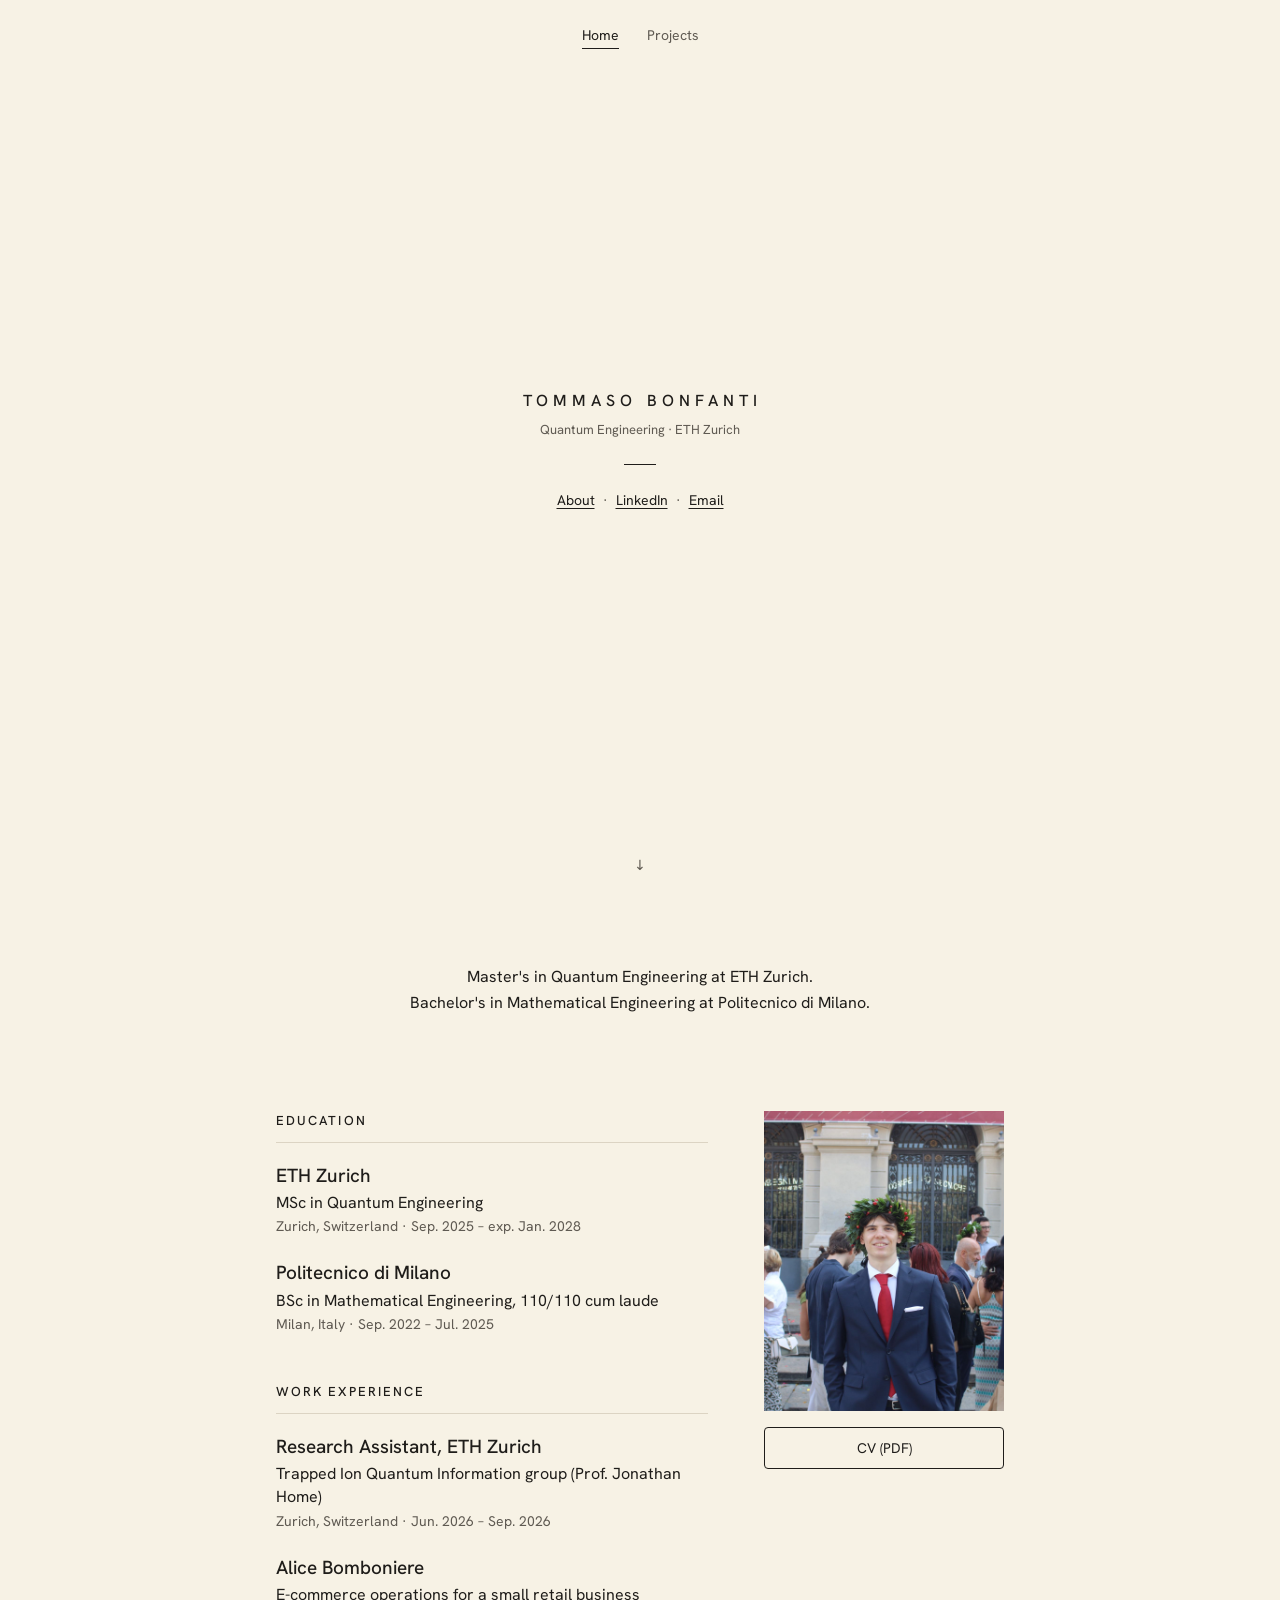
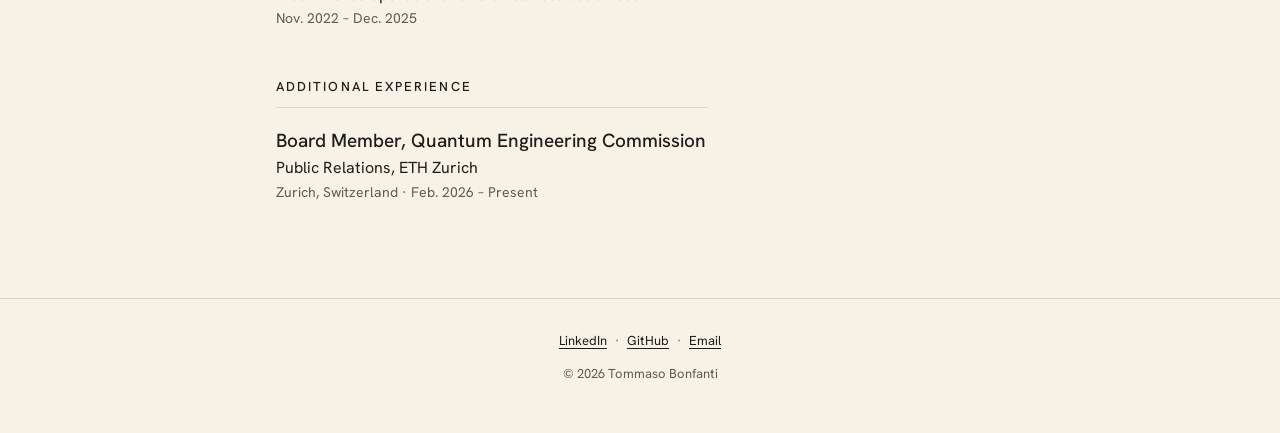
<file: index.html>
<!doctype html>
<html lang="en">
<head>
  <meta charset="utf-8">
  <meta name="viewport" content="width=device-width, initial-scale=1">
  <title>Tommaso Bonfanti · Quantum Engineering, ETH Zurich</title>
  <meta name="description" content="Tommaso Bonfanti, quantum engineering student at ETH Zurich.">

  <!-- Link previews (LinkedIn, WhatsApp). TODO: if your GitHub username or domain changes, update the URLs below. -->
  <meta property="og:type" content="website">
  <meta property="og:title" content="Tommaso Bonfanti">
  <meta property="og:description" content="Quantum engineering student at ETH Zurich.">
  <meta property="og:url" content="https://tommasobonfanti.github.io/">
  <meta property="og:image" content="https://tommasobonfanti.github.io/assets/photo.jpg">

  <link rel="canonical" href="https://tommasobonfanti.github.io/">
  <!-- Tells search engines who this page is about -->
  <script type="application/ld+json">
  {
    "@context": "https://schema.org",
    "@type": "Person",
    "name": "Tommaso Bonfanti",
    "url": "https://tommasobonfanti.github.io/",
    "image": "https://tommasobonfanti.github.io/assets/photo.jpg",
    "jobTitle": "Master's student in Quantum Engineering",
    "affiliation": { "@type": "CollegeOrUniversity", "name": "ETH Zurich" },
    "alumniOf": { "@type": "CollegeOrUniversity", "name": "Politecnico di Milano" },
    "sameAs": [
      "https://linkedin.com/in/tommaso-bonfanti-7701b7268",
      "https://github.com/tommasobonfanti"
    ]
  }
  </script>

  <link rel="icon" href="assets/favicon.svg" type="image/svg+xml">
  <link rel="preconnect" href="https://fonts.googleapis.com">
  <link rel="preconnect" href="https://fonts.gstatic.com" crossorigin>
  <link rel="stylesheet" href="https://fonts.googleapis.com/css2?family=Hanken+Grotesk:wght@400;500&display=swap">
  <link rel="stylesheet" href="style.css">
</head>
<body>

  <!-- Tabs -->
  <nav class="tabs" aria-label="Pages">
    <a href="index.html" aria-current="page">Home</a>
    <a href="projects.html">Projects</a>
  </nav>

  <!-- Card screen -->
  <header class="card">
    <h1 class="name">Tommaso Bonfanti</h1>
    <p class="role">Quantum Engineering · ETH Zurich</p>
    <hr class="rule">
    <nav aria-label="Main">
      <ul class="links">
        <li><a href="#bio">About</a></li>
        <li><a href="https://linkedin.com/in/tommaso-bonfanti-7701b7268" target="_blank" rel="noopener">LinkedIn</a></li>
        <li><a href="mailto:tbonfanti@ethz.ch">Email</a></li>
      </ul>
    </nav>
    <a class="scroll-hint" href="#bio" aria-label="Scroll to about">↓</a>
  </header>

  <main>
    <!-- Bio -->
    <section class="bio" id="bio" aria-label="About">
      <p>Master's in Quantum Engineering at ETH Zurich.<br>
        Bachelor's in Mathematical Engineering at Politecnico di Milano.</p>
    </section>

    <!-- Timeline + photo -->
    <div class="about">
      <div class="photo">
        <img src="assets/photo.jpg" alt="Tommaso Bonfanti wearing a laurel wreath and a navy suit at his graduation from Politecnico di Milano" width="1920" height="1280">
        <a class="button" href="assets/cv.pdf">CV (PDF)</a>
      </div>

      <div>
        <!-- Each entry: title (place or role), detail line, then muted place · dates -->
        <section class="timeline" aria-labelledby="education">
          <h2 id="education">Education</h2>
          <ol>
            <li>
              <h3>ETH Zurich</h3>
              <p>MSc in Quantum Engineering</p>
              <p class="meta">Zurich, Switzerland · Sep. 2025 – exp. Jan. 2028</p>
            </li>
            <li>
              <h3>Politecnico di Milano</h3>
              <p>BSc in Mathematical Engineering, 110/110 cum laude</p>
              <p class="meta">Milan, Italy · Sep. 2022 – Jul. 2025</p>
            </li>
          </ol>
        </section>

        <section class="timeline" aria-labelledby="work">
          <h2 id="work">Work experience</h2>
          <ol>
            <li>
              <h3>Research Assistant, ETH Zurich</h3>
              <p>Trapped Ion Quantum Information group (Prof. Jonathan Home)</p>
              <p class="meta">Zurich, Switzerland · Jun. 2026 – Sep. 2026</p>
            </li>
            <li>
              <h3>Alice Bomboniere</h3>
              <p>E-commerce operations for a small retail business</p>
              <p class="meta">Nov. 2022 – Dec. 2025</p>
            </li>
          </ol>
        </section>

        <section class="timeline" aria-labelledby="additional">
          <h2 id="additional">Additional experience</h2>
          <ol>
            <li>
              <h3>Board Member, Quantum Engineering Commission</h3>
              <p>Public Relations, ETH Zurich</p>
              <p class="meta">Zurich, Switzerland · Feb. 2026 – Present</p>
            </li>
          </ol>
        </section>
      </div>
    </div>
  </main>

  <!-- Footer -->
  <footer class="site-footer">
    <ul class="links">
      <li><a href="https://linkedin.com/in/tommaso-bonfanti-7701b7268" target="_blank" rel="noopener">LinkedIn</a></li>
      <li><a href="https://github.com/tommasobonfanti" target="_blank" rel="noopener">GitHub</a></li>
      <li><a href="mailto:tbonfanti@ethz.ch">Email</a></li>
    </ul>
    <p class="copy">© 2026 Tommaso Bonfanti</p>
  </footer>

</body>
</html>
</file>
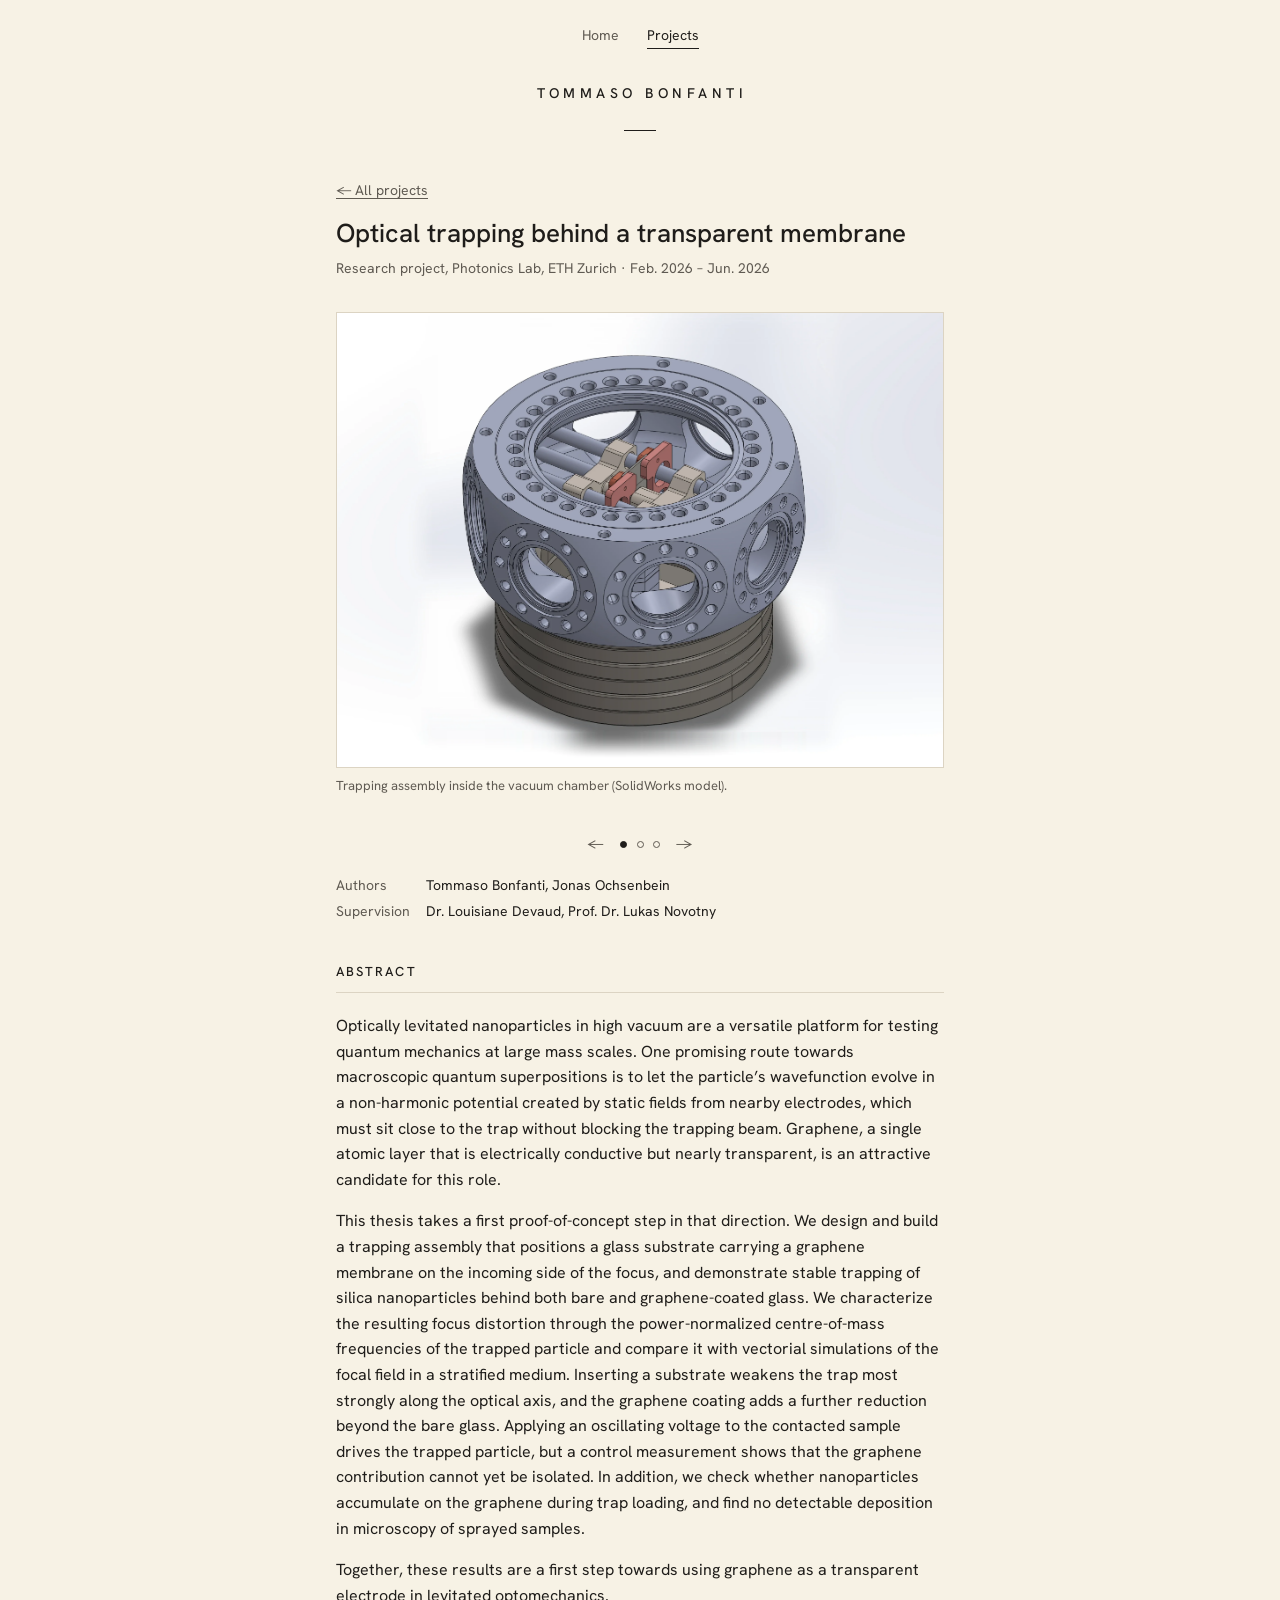
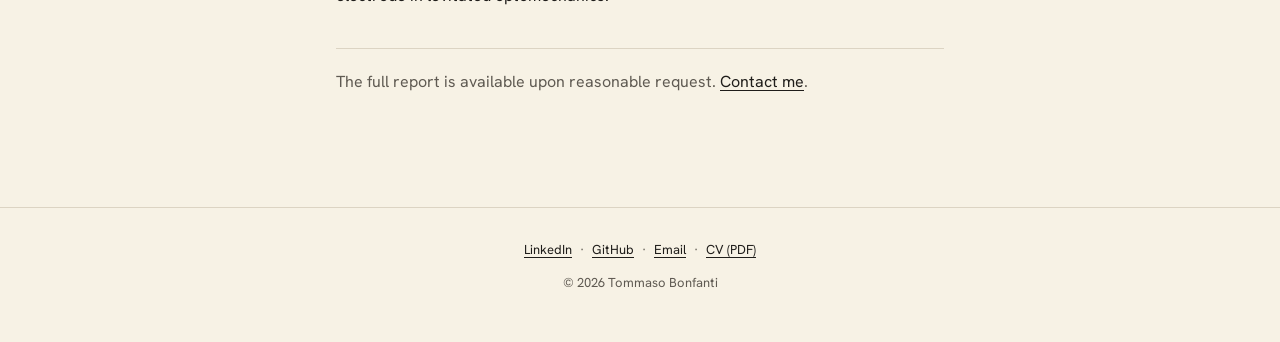
<file: project-membrane.html>
<!doctype html>
<html lang="en">
<head>
  <meta charset="utf-8">
  <meta name="viewport" content="width=device-width, initial-scale=1">
  <title>Optical trapping behind a membrane · Tommaso Bonfanti</title>
  <meta name="description" content="Research project at the Photonics Lab, ETH Zurich: optical trapping behind a transparent membrane.">

  <!-- Link previews (LinkedIn, WhatsApp) -->
  <meta property="og:type" content="article">
  <meta property="og:title" content="Optical trapping behind a transparent membrane">
  <meta property="og:description" content="Research project at the Photonics Lab, ETH Zurich.">
  <meta property="og:url" content="https://tommasobonfanti.github.io/project-membrane.html">
  <meta property="og:image" content="https://tommasobonfanti.github.io/assets/projects/membrane/chamber-preview.jpg">

  <link rel="canonical" href="https://tommasobonfanti.github.io/project-membrane.html">
  <link rel="icon" href="assets/favicon.svg" type="image/svg+xml">
  <link rel="preconnect" href="https://fonts.googleapis.com">
  <link rel="preconnect" href="https://fonts.gstatic.com" crossorigin>
  <link rel="stylesheet" href="https://fonts.googleapis.com/css2?family=Hanken+Grotesk:wght@400;500&display=swap">
  <link rel="stylesheet" href="style.css">
</head>
<body>

  <!-- Tabs -->
  <nav class="tabs" aria-label="Pages">
    <a href="index.html">Home</a>
    <a href="projects.html" aria-current="page">Projects</a>
  </nav>

  <!-- Header: name links back home -->
  <header class="page-header">
    <a href="index.html"><span class="name">Tommaso Bonfanti</span></a>
    <hr class="rule">
  </header>

  <main class="project-page">
    <p class="back"><a href="projects.html">← All projects</a></p>

    <h1>Optical trapping behind a transparent membrane</h1>
    <p class="meta">Research project, Photonics Lab, ETH Zurich · Feb. 2026 – Jun. 2026</p>

    <!-- Picture slider. One <figure class="slide"> per picture (files in assets/projects/membrane/);
         the caption is optional. -->
    <div class="slider project-figure" aria-roledescription="carousel" aria-label="Project pictures">
      <div class="slides">
        <figure class="slide">
          <img src="assets/projects/membrane/chamber.webp" alt="CAD render of the vacuum chamber with the trapping assembly visible through the top viewport" width="2749" height="2062">
          <figcaption>Trapping assembly inside the vacuum chamber (SolidWorks model).</figcaption>
        </figure>
        <figure class="slide">
          <img src="assets/projects/membrane/cross-section.webp" alt="Cross-section of the chamber: the trapping beam, drawn as a green arrow, passes through the sample holder and the focusing optics" width="2080" height="1560">
          <figcaption>Cross-section of the assembly, with the trapping beam in green.</figcaption>
        </figure>
        <figure class="slide">
          <img src="assets/projects/membrane/focal-field.png" alt="Four simulated intensity maps of the focus: bright and tight without glass, dimmer and shifted along the optical axis with glass" width="748" height="561">
          <figcaption>Simulated focal intensity without (a, b) and with (c, d) a glass substrate in the beam, in the transverse and axial planes. The substrate weakens the focus and shifts it along the optical axis.</figcaption>
        </figure>
      </div>
    </div>

    <!-- Credits: add more names separated by commas -->
    <dl class="credits">
      <dt>Authors</dt>
      <dd>Tommaso Bonfanti, Jonas Ochsenbein</dd>
      <dt>Supervision</dt>
      <dd>Dr. Louisiane Devaud, Prof. Dr. Lukas Novotny</dd>
    </dl>

    <h2>Abstract</h2>
    <p>Optically levitated nanoparticles in high vacuum are a versatile platform for testing quantum mechanics at large mass scales. One promising route towards macroscopic quantum superpositions is to let the particle’s wavefunction evolve in a non-harmonic potential created by static fields from nearby electrodes, which must sit close to the trap without blocking the trapping beam. Graphene, a single atomic layer that is electrically conductive but nearly transparent, is an attractive candidate for this role.</p>
    <p>This thesis takes a first proof-of-concept step in that direction. We design and build a trapping assembly that positions a glass substrate carrying a graphene membrane on the incoming side of the focus, and demonstrate stable trapping of silica nanoparticles behind both bare and graphene-coated glass. We characterize the resulting focus distortion through the power-normalized centre-of-mass frequencies of the trapped particle and compare it with vectorial simulations of the focal field in a stratified medium. Inserting a substrate weakens the trap most strongly along the optical axis, and the graphene coating adds a further reduction beyond the bare glass. Applying an oscillating voltage to the contacted sample drives the trapped particle, but a control measurement shows that the graphene contribution cannot yet be isolated. In addition, we check whether nanoparticles accumulate on the graphene during trap loading, and find no detectable deposition in microscopy of sprayed samples.</p>
    <p>Together, these results are a first step towards using graphene as a transparent electrode in levitated optomechanics.</p>

    <p class="request">The full report is available upon reasonable request. <a href="mailto:tbonfanti@ethz.ch?subject=Report%20request%3A%20Optical%20trapping%20behind%20a%20transparent%20membrane">Contact me</a>.</p>
  </main>

  <!-- Footer -->
  <footer class="site-footer">
    <ul class="links">
      <li><a href="https://linkedin.com/in/tommaso-bonfanti-7701b7268" target="_blank" rel="noopener">LinkedIn</a></li>
      <li><a href="https://github.com/tommasobonfanti" target="_blank" rel="noopener">GitHub</a></li>
      <li><a href="mailto:tbonfanti@ethz.ch">Email</a></li>
      <li><a href="assets/cv.pdf">CV (PDF)</a></li>
    </ul>
    <p class="copy">© 2026 Tommaso Bonfanti</p>
  </footer>

  <script src="assets/slider.js"></script>
</body>
</html>
</file>
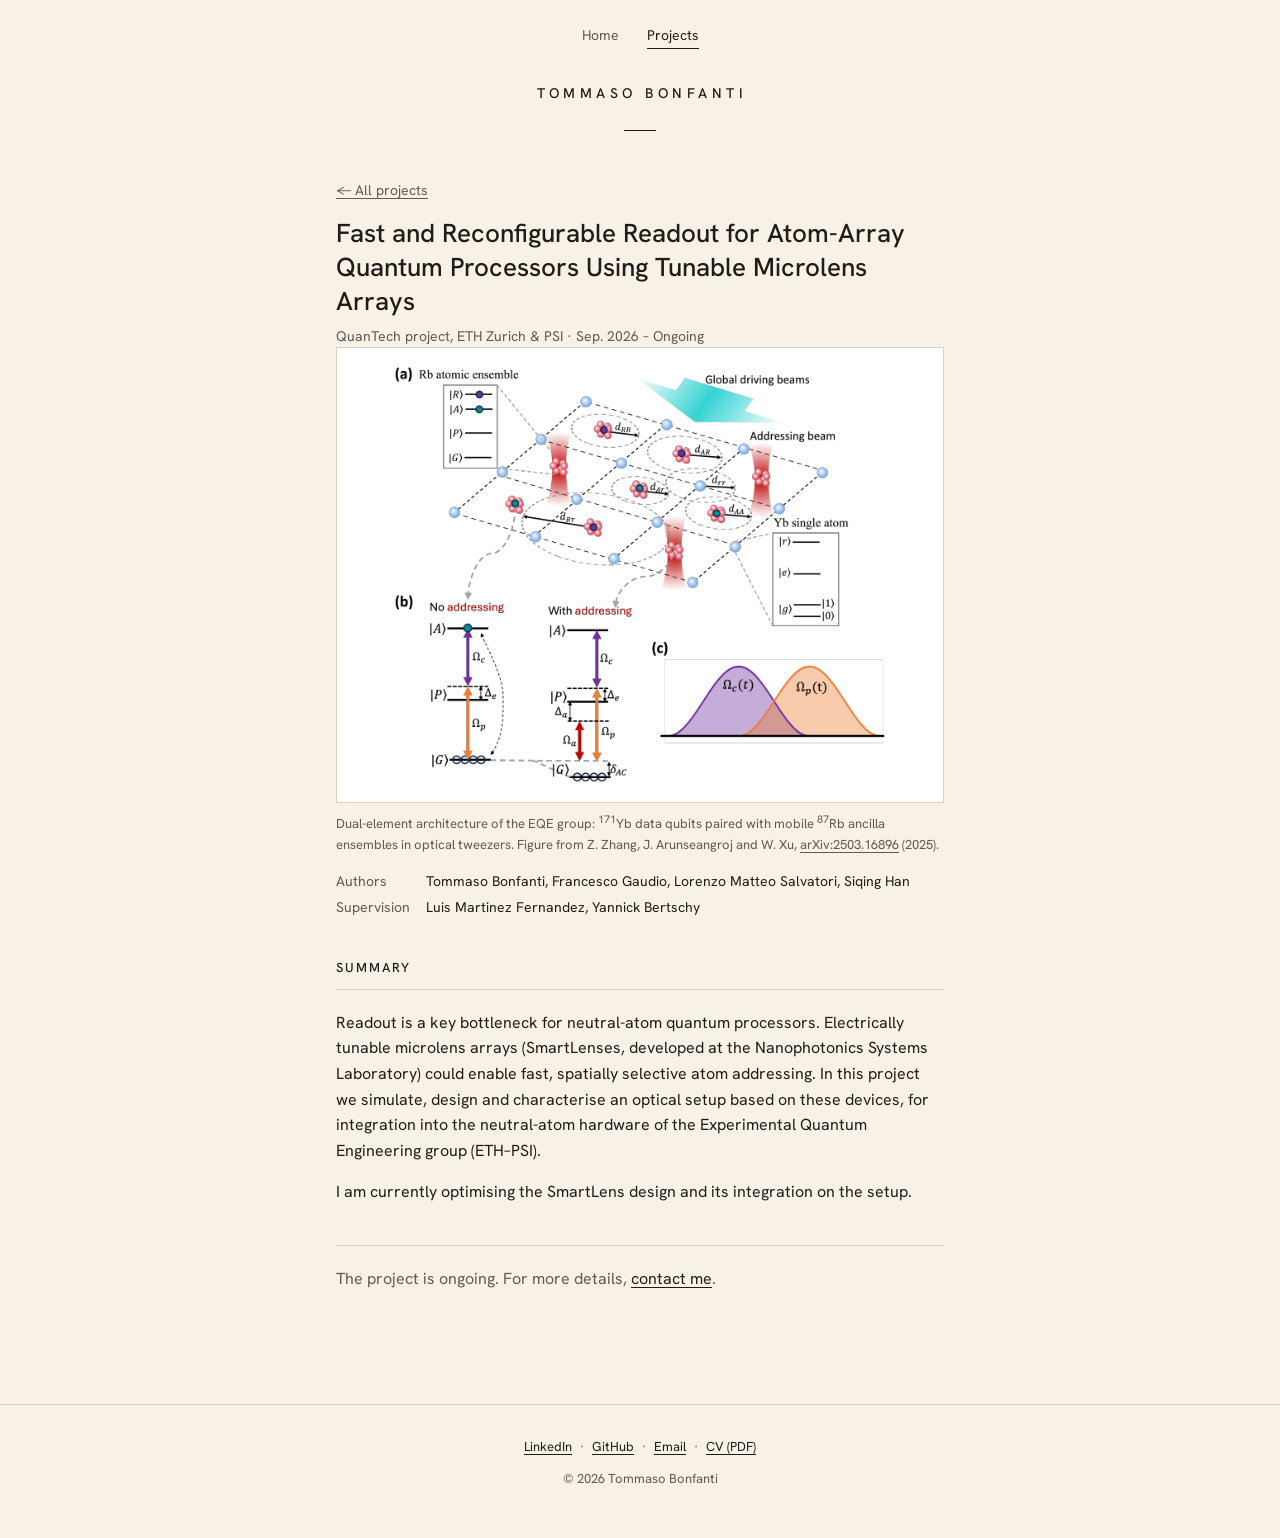
<file: project-microlens.html>
<!doctype html>
<html lang="en">
<head>
  <meta charset="utf-8">
  <meta name="viewport" content="width=device-width, initial-scale=1">
  <title>Reconfigurable readout with tunable microlens arrays · Tommaso Bonfanti</title>
  <meta name="description" content="QuanTech project at ETH Zurich and PSI: fast and reconfigurable readout for atom-array quantum processors using tunable microlens arrays.">

  <!-- Link previews (LinkedIn, WhatsApp) -->
  <meta property="og:type" content="article">
  <meta property="og:title" content="Fast and Reconfigurable Readout for Atom-Array Quantum Processors Using Tunable Microlens Arrays">
  <meta property="og:description" content="QuanTech project at ETH Zurich and PSI.">
  <meta property="og:url" content="https://tommasobonfanti.github.io/project-microlens.html">
  <meta property="og:image" content="https://tommasobonfanti.github.io/assets/photo.jpg">

  <link rel="canonical" href="https://tommasobonfanti.github.io/project-microlens.html">
  <link rel="icon" href="assets/favicon.svg" type="image/svg+xml">
  <link rel="preconnect" href="https://fonts.googleapis.com">
  <link rel="preconnect" href="https://fonts.gstatic.com" crossorigin>
  <link rel="stylesheet" href="https://fonts.googleapis.com/css2?family=Hanken+Grotesk:wght@400;500&display=swap">
  <link rel="stylesheet" href="style.css">
</head>
<body>

  <!-- Tabs -->
  <nav class="tabs" aria-label="Pages">
    <a href="index.html">Home</a>
    <a href="projects.html" aria-current="page">Projects</a>
  </nav>

  <!-- Header: name links back home -->
  <header class="page-header">
    <a href="index.html"><span class="name">Tommaso Bonfanti</span></a>
    <hr class="rule">
  </header>

  <main class="project-page">
    <p class="back"><a href="projects.html">← All projects</a></p>

    <h1>Fast and Reconfigurable Readout for Atom-Array Quantum Processors Using Tunable Microlens Arrays</h1>
    <p class="meta">QuanTech project, ETH Zurich &amp; PSI · Sep. 2026 – Ongoing</p>

    <figure class="project-figure slide">
      <img src="assets/projects/microlens/scheme.png" alt="Schematic: an array of rubidium atomic ensembles and ytterbium single atoms under global driving beams, with focused addressing beams on selected sites, plus level diagrams with and without addressing and two overlapping pulse envelopes" width="733" height="550">
      <figcaption>Dual-element architecture of the EQE group: <sup>171</sup>Yb data qubits paired with mobile <sup>87</sup>Rb ancilla ensembles in optical tweezers. Figure from Z. Zhang, J. Arunseangroj and W. Xu, <a href="https://arxiv.org/abs/2503.16896" target="_blank" rel="noopener">arXiv:2503.16896</a> (2025).</figcaption>
    </figure>

    <!-- Credits: add more names separated by commas -->
    <dl class="credits">
      <dt>Authors</dt>
      <dd>Tommaso Bonfanti, Francesco Gaudio, Lorenzo Matteo Salvatori, Siqing Han</dd>
      <dt>Supervision</dt>
      <dd>Luis Martinez Fernandez, Yannick Bertschy</dd>
    </dl>

    <h2>Summary</h2>
    <p>Readout is a key bottleneck for neutral-atom quantum processors. Electrically tunable microlens arrays (SmartLenses, developed at the Nanophotonics Systems Laboratory) could enable fast, spatially selective atom addressing. In this project we simulate, design and characterise an optical setup based on these devices, for integration into the neutral-atom hardware of the Experimental Quantum Engineering group (ETH–PSI).</p>
    <p>I am currently optimising the SmartLens design and its integration on the setup.</p>

    <p class="request">The project is ongoing. For more details, <a href="mailto:tbonfanti@ethz.ch?subject=QuanTech%20project%3A%20tunable%20microlens%20arrays">contact me</a>.</p>
  </main>

  <!-- Footer -->
  <footer class="site-footer">
    <ul class="links">
      <li><a href="https://linkedin.com/in/tommaso-bonfanti-7701b7268" target="_blank" rel="noopener">LinkedIn</a></li>
      <li><a href="https://github.com/tommasobonfanti" target="_blank" rel="noopener">GitHub</a></li>
      <li><a href="mailto:tbonfanti@ethz.ch">Email</a></li>
      <li><a href="assets/cv.pdf">CV (PDF)</a></li>
    </ul>
    <p class="copy">© 2026 Tommaso Bonfanti</p>
  </footer>

</body>
</html>
</file>
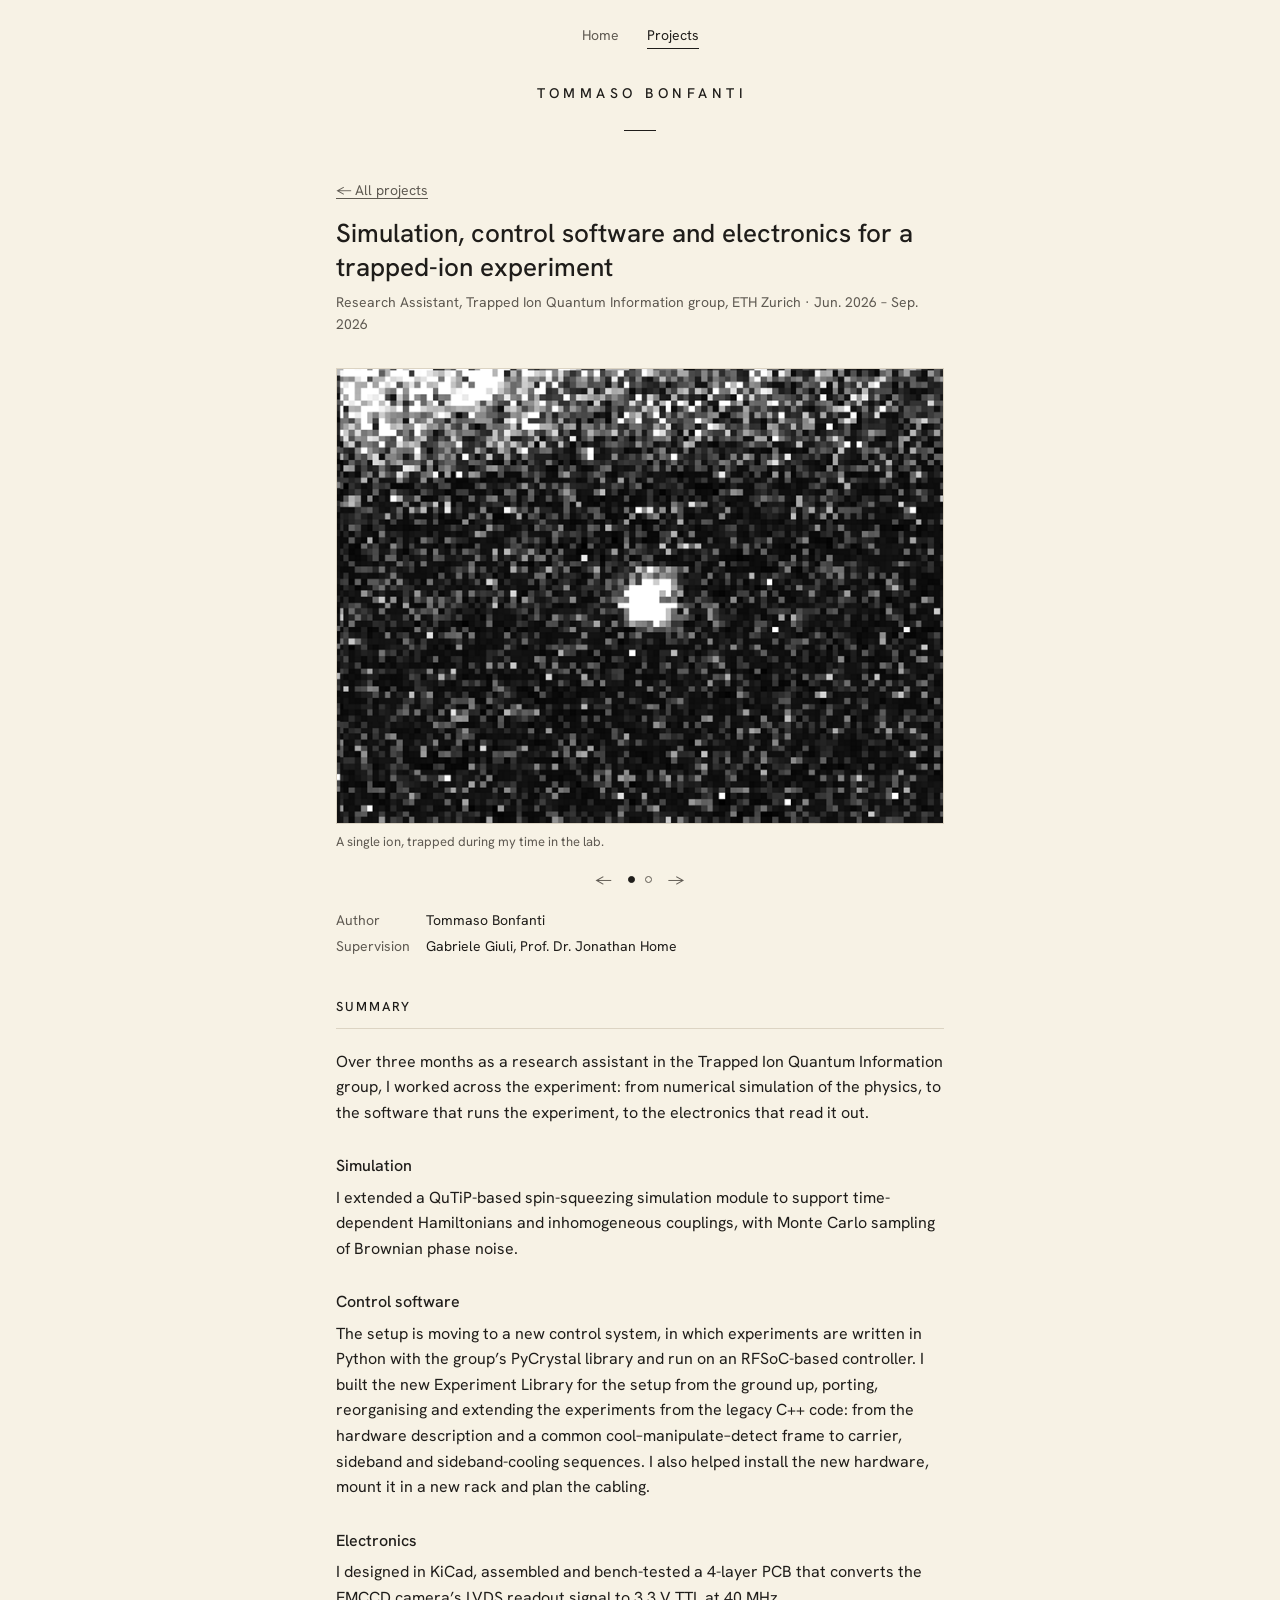
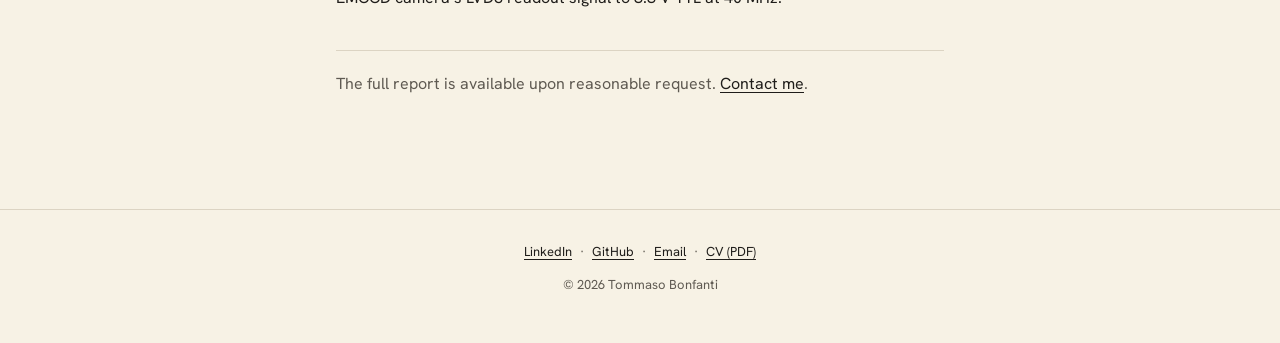
<file: project-trapped-ion.html>
<!doctype html>
<html lang="en">
<head>
  <meta charset="utf-8">
  <meta name="viewport" content="width=device-width, initial-scale=1">
  <title>Trapped-ion experiment · Tommaso Bonfanti</title>
  <meta name="description" content="Research assistantship in the Trapped Ion Quantum Information group, ETH Zurich: simulations, control software and readout electronics.">

  <!-- Link previews (LinkedIn, WhatsApp) -->
  <meta property="og:type" content="article">
  <meta property="og:title" content="Simulation, control software and electronics for a trapped-ion experiment">
  <meta property="og:description" content="Research assistantship in the Trapped Ion Quantum Information group, ETH Zurich.">
  <meta property="og:url" content="https://tommasobonfanti.github.io/project-trapped-ion.html">
  <meta property="og:image" content="https://tommasobonfanti.github.io/assets/projects/trapped-ion/pcb.jpg">

  <link rel="canonical" href="https://tommasobonfanti.github.io/project-trapped-ion.html">
  <link rel="icon" href="assets/favicon.svg" type="image/svg+xml">
  <link rel="preconnect" href="https://fonts.googleapis.com">
  <link rel="preconnect" href="https://fonts.gstatic.com" crossorigin>
  <link rel="stylesheet" href="https://fonts.googleapis.com/css2?family=Hanken+Grotesk:wght@400;500&display=swap">
  <link rel="stylesheet" href="style.css">
</head>
<body>

  <!-- Tabs -->
  <nav class="tabs" aria-label="Pages">
    <a href="index.html">Home</a>
    <a href="projects.html" aria-current="page">Projects</a>
  </nav>

  <!-- Header: name links back home -->
  <header class="page-header">
    <a href="index.html"><span class="name">Tommaso Bonfanti</span></a>
    <hr class="rule">
  </header>

  <main class="project-page">
    <p class="back"><a href="projects.html">← All projects</a></p>

    <h1>Simulation, control software and electronics for a trapped-ion experiment</h1>
    <p class="meta">Research Assistant, Trapped Ion Quantum Information group, ETH Zurich · Jun. 2026 – Sep. 2026</p>

    <!-- Picture slider. One <figure class="slide"> per picture (files in assets/projects/trapped-ion/);
         the caption is optional. -->
    <div class="slider project-figure" aria-roledescription="carousel" aria-label="Project pictures">
      <div class="slides">
        <figure class="slide">
          <img src="assets/projects/trapped-ion/ion.png" alt="Camera image: a single bright spot, the trapped ion, in the middle of a dark, noisy background" width="726" height="544">
          <figcaption>A single ion, trapped during my time in the lab.</figcaption>
        </figure>
        <figure class="slide">
          <img src="assets/projects/trapped-ion/pcb.jpg" alt="Small black circuit board with three gold SMA connectors and a power plug, labelled LVDS to 3.3 V TTL Converter v1.1" width="829" height="622">
          <figcaption>The LVDS to 3.3 V TTL converter board I designed and assembled.</figcaption>
        </figure>
      </div>
    </div>

    <!-- Credits: add more names separated by commas -->
    <dl class="credits">
      <dt>Author</dt>
      <dd>Tommaso Bonfanti</dd>
      <dt>Supervision</dt>
      <dd>Gabriele Giuli, Prof. Dr. Jonathan Home</dd>
    </dl>

    <h2>Summary</h2>
    <p>Over three months as a research assistant in the Trapped Ion Quantum Information group, I worked across the experiment: from numerical simulation of the physics, to the software that runs the experiment, to the electronics that read it out.</p>

    <h3>Simulation</h3>
    <p>I extended a QuTiP-based spin-squeezing simulation module to support time-dependent Hamiltonians and inhomogeneous couplings, with Monte Carlo sampling of Brownian phase noise.</p>

    <h3>Control software</h3>
    <p>The setup is moving to a new control system, in which experiments are written in Python with the group’s PyCrystal library and run on an RFSoC-based controller. I built the new Experiment Library for the setup from the ground up, porting, reorganising and extending the experiments from the legacy C++ code: from the hardware description and a common cool–manipulate–detect frame to carrier, sideband and sideband-cooling sequences. I also helped install the new hardware, mount it in a new rack and plan the cabling.</p>

    <h3>Electronics</h3>
    <p>I designed in KiCad, assembled and bench-tested a 4-layer PCB that converts the EMCCD camera’s LVDS readout signal to 3.3 V TTL at 40 MHz.</p>

    <p class="request">The full report is available upon reasonable request. <a href="mailto:tbonfanti@ethz.ch?subject=Report%20request%3A%20Trapped-ion%20research%20assistantship">Contact me</a>.</p>
  </main>

  <!-- Footer -->
  <footer class="site-footer">
    <ul class="links">
      <li><a href="https://linkedin.com/in/tommaso-bonfanti-7701b7268" target="_blank" rel="noopener">LinkedIn</a></li>
      <li><a href="https://github.com/tommasobonfanti" target="_blank" rel="noopener">GitHub</a></li>
      <li><a href="mailto:tbonfanti@ethz.ch">Email</a></li>
      <li><a href="assets/cv.pdf">CV (PDF)</a></li>
    </ul>
    <p class="copy">© 2026 Tommaso Bonfanti</p>
  </footer>

  <script src="assets/slider.js"></script>
</body>
</html>
</file>
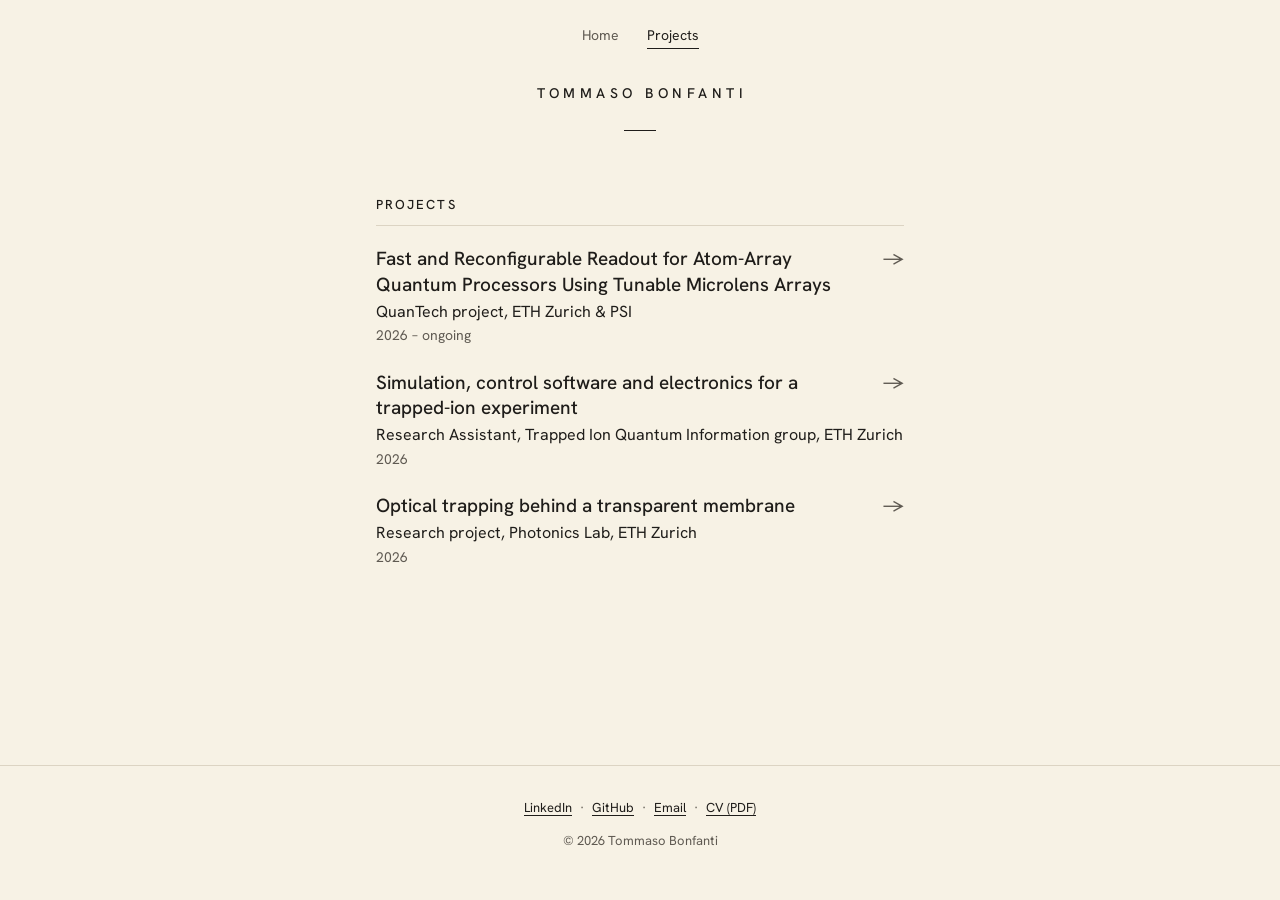
<file: projects.html>
<!doctype html>
<html lang="en">
<head>
  <meta charset="utf-8">
  <meta name="viewport" content="width=device-width, initial-scale=1">
  <title>Projects · Tommaso Bonfanti</title>
  <meta name="description" content="Projects by Tommaso Bonfanti, quantum engineering student at ETH Zurich.">

  <!-- Link previews (LinkedIn, WhatsApp). TODO: if your GitHub username or domain changes, update the URLs below. -->
  <meta property="og:type" content="website">
  <meta property="og:title" content="Projects · Tommaso Bonfanti">
  <meta property="og:description" content="Projects by Tommaso Bonfanti, quantum engineering student at ETH Zurich.">
  <meta property="og:url" content="https://tommasobonfanti.github.io/projects.html">
  <meta property="og:image" content="https://tommasobonfanti.github.io/assets/photo.jpg">

  <link rel="canonical" href="https://tommasobonfanti.github.io/projects.html">
  <link rel="icon" href="assets/favicon.svg" type="image/svg+xml">
  <link rel="preconnect" href="https://fonts.googleapis.com">
  <link rel="preconnect" href="https://fonts.gstatic.com" crossorigin>
  <link rel="stylesheet" href="https://fonts.googleapis.com/css2?family=Hanken+Grotesk:wght@400;500&display=swap">
  <link rel="stylesheet" href="style.css">
</head>
<body>

  <!-- Tabs -->
  <nav class="tabs" aria-label="Pages">
    <a href="index.html">Home</a>
    <a href="projects.html" aria-current="page">Projects</a>
  </nav>

  <!-- Header: name links back home -->
  <header class="page-header">
    <a href="index.html"><span class="name">Tommaso Bonfanti</span></a>
    <hr class="rule">
  </header>

  <main class="projects">
    <h1>Projects</h1>

    <!-- Copy one <li class="project"> per project, newest first.
         Each title links to its own page: copy project-membrane.html as a starting point. -->
    <ul class="project-list">
      <li class="project">
        <h2><a href="project-microlens.html">Fast and Reconfigurable Readout for Atom-Array Quantum Processors Using Tunable Microlens Arrays</a></h2>
        <p>QuanTech project, ETH Zurich &amp; PSI</p>
        <p class="meta">2026 – ongoing</p>
      </li>
      <li class="project">
        <h2><a href="project-trapped-ion.html">Simulation, control software and electronics for a trapped-ion experiment</a></h2>
        <p>Research Assistant, Trapped Ion Quantum Information group, ETH Zurich</p>
        <p class="meta">2026</p>
      </li>
      <li class="project">
        <h2><a href="project-membrane.html">Optical trapping behind a transparent membrane</a></h2>
        <p>Research project, Photonics Lab, ETH Zurich</p>
        <p class="meta">2026</p>
      </li>
    </ul>
  </main>

  <!-- Footer -->
  <footer class="site-footer">
    <ul class="links">
      <li><a href="https://linkedin.com/in/tommaso-bonfanti-7701b7268" target="_blank" rel="noopener">LinkedIn</a></li>
      <li><a href="https://github.com/tommasobonfanti" target="_blank" rel="noopener">GitHub</a></li>
      <li><a href="mailto:tbonfanti@ethz.ch">Email</a></li>
      <li><a href="assets/cv.pdf">CV (PDF)</a></li>
    </ul>
    <p class="copy">© 2026 Tommaso Bonfanti</p>
  </footer>

</body>
</html>
</file>
<file: style.css>
/* ===== Tokens ===== */
:root {
  --paper: #F7F2E5;
  --ink: #1F1D1A;
  --muted: #5F5A52;
  --hairline: #DCD4C3;
  --font: "Hanken Grotesk", system-ui, sans-serif;
}

/* ===== Base ===== */
* { box-sizing: border-box; }

html { -webkit-text-size-adjust: 100%; }
/* smooth scroll for the "About" link, unless the visitor prefers less motion */
@media (prefers-reduced-motion: no-preference) {
  html { scroll-behavior: smooth; }
}

body {
  margin: 0;
  background: var(--paper);
  color: var(--ink);
  font-family: var(--font);
  font-size: 16px;
  font-weight: 400;
  line-height: 1.6;
  /* keeps the footer at the bottom on short pages */
  display: flex;
  flex-direction: column;
  min-height: 100vh;
  min-height: 100svh;
}
main { flex: 1 0 auto; }

img { display: block; max-width: 100%; }

h2 {
  margin: 0 0 1rem;
  font-size: 0.8125rem;
  font-weight: 500;
  letter-spacing: 0.16em;
  text-transform: uppercase;
}

/* ===== Links ===== */
a {
  color: var(--ink);
  text-decoration: underline;
  text-decoration-thickness: 1px;
  text-underline-offset: 3px;
  transition: color 0.15s;
}
a:hover { color: var(--muted); }
a:focus-visible {
  outline: 1px solid var(--ink);
  outline-offset: 3px;
}

.muted { color: var(--muted); }

/* ===== Tabs (top of every page) ===== */
.tabs {
  position: absolute;
  top: 1.5rem;
  left: 0;
  right: 0;
  z-index: 1;
  display: flex;
  justify-content: center;
  gap: 1.75rem;
  font-size: 14px;
}
.tabs a {
  color: var(--muted);
  text-decoration: none;
  padding-bottom: 2px;
  border-bottom: 1px solid transparent;
}
.tabs a:hover { color: var(--ink); }
.tabs a[aria-current="page"] {
  color: var(--ink);
  border-bottom-color: var(--ink);
}

/* ===== Card screen (home) ===== */
.card {
  position: relative;
  min-height: 100vh;
  min-height: 100svh;
  display: flex;
  flex-direction: column;
  align-items: center;
  justify-content: center;
  padding: 2rem 1rem;
  text-align: center;
}

.name {
  margin: 0;
  font-size: 16px;
  font-weight: 500;
  letter-spacing: 0.32em;
  /* balances the trailing letter-spacing so the name looks centred */
  margin-right: -0.32em;
  text-transform: uppercase;
}

.role {
  margin: 0.35rem 0 0;
  font-size: 13px;
  color: var(--muted);
}

.rule {
  width: 32px;
  height: 0;
  margin: 1.5rem auto;
  border: 0;
  border-top: 1px solid var(--ink);
}

.links {
  margin: 0;
  padding: 0;
  list-style: none;
  display: flex;
  flex-wrap: wrap;
  justify-content: center;
  gap: 0.5rem;
  font-size: 14px;
}
.links li + li::before {
  content: "·";
  margin-right: 0.5rem;
  color: var(--muted);
}

.scroll-hint {
  position: absolute;
  bottom: 1.5rem;
  left: 50%;
  transform: translateX(-50%);
  font-size: 14px;
  color: var(--muted);
  text-decoration: none;
}

/* ===== Bio ===== */
.bio {
  width: 100%;
  max-width: 560px;
  margin: 0 auto;
  padding: 4rem 1rem;
  text-align: center;
}
.bio p { margin: 0; }

/* ===== Timeline + photo ===== */
.about {
  width: 100%;
  max-width: 760px;
  margin: 0 auto;
  padding: 2rem 1rem 6rem;
  display: grid;
  gap: 2.5rem;
}

.photo { margin: 0; }
.photo img {
  width: 100%;
  height: auto;
  aspect-ratio: 4 / 5;
  object-fit: cover;
  object-position: 52% center;
}

.timeline + .timeline { margin-top: 3rem; }
.timeline h2 {
  padding-bottom: 0.6rem;
  border-bottom: 1px solid var(--hairline);
  margin-bottom: 1.25rem;
}

.timeline ol {
  margin: 0;
  padding: 0;
  list-style: none;
}
.timeline li + li { margin-top: 1.5rem; }

/* Three levels: title, detail, muted place · dates */
.timeline h3 {
  margin: 0;
  font-size: 19px;
  font-weight: 500;
  line-height: 1.35;
}
.timeline p {
  margin: 0.15rem 0 0;
  line-height: 1.45;
}
.timeline .meta {
  font-size: 14px;
  color: var(--muted);
}

/* CV button under the photo */
.button {
  display: block;
  margin-top: 1rem;
  padding: 0.55rem 1rem;
  border: 1px solid var(--ink);
  border-radius: 4px;
  font-size: 14px;
  text-align: center;
  text-decoration: none;
  transition: color 0.15s, background-color 0.15s;
}
/* on hover the button fills with ink */
.button:hover {
  color: var(--paper);
  background-color: var(--ink);
}

/* Wide screens: timeline left, photo right */
@media (min-width: 700px) {
  .about {
    grid-template-columns: 1fr 240px;
    gap: 3.5rem;
    align-items: start;
  }
  .photo { order: 2; }
}

/* ===== Projects page ===== */
.page-header {
  padding: 5rem 1rem 0;
  text-align: center;
}
.page-header .name {
  font-size: 14px;
}
.page-header a { text-decoration: none; }
.page-header .rule { margin-bottom: 0; }

.projects {
  width: 100%;
  max-width: 560px;
  margin: 0 auto;
  padding: 4rem 1rem 6rem;
}
.projects h1 {
  margin: 0 0 1rem;
  font-size: 0.8125rem;
  font-weight: 500;
  letter-spacing: 0.16em;
  text-transform: uppercase;
}
.project-list {
  margin: 0;
  padding: 0;
  list-style: none;
}
.projects h1 {
  padding-bottom: 0.6rem;
  border-bottom: 1px solid var(--hairline);
  margin-bottom: 1.25rem;
}
.project + .project { margin-top: 1.5rem; }
/* Same three levels as the home timeline */
.project h2 {
  margin: 0;
  font-size: 19px;
  font-weight: 500;
  line-height: 1.35;
  letter-spacing: 0;
  text-transform: none;
}
.project p {
  margin: 0.15rem 0 0;
  line-height: 1.45;
}
.project .meta {
  font-size: 14px;
  color: var(--muted);
}
/* The title links to the project page; the whole entry is clickable */
.project { position: relative; }
.project h2 a { text-decoration: none; }
.project h2 a::after {
  content: "";
  position: absolute;
  inset: 0;
}
.project h2 a::before {
  content: "→";
  float: right;
  margin-left: 1rem;
  color: var(--muted);
  transition: transform 0.15s;
}
.project:hover h2 a { text-decoration: underline; }
.project:hover h2 a::before { transform: translateX(3px); }

/* ===== Single project page ===== */
.project-page {
  width: 100%;
  max-width: 640px;
  margin: 0 auto;
  padding: 3rem 1rem 6rem;
}
.back {
  margin: 0 0 2rem;
  font-size: 14px;
}
.back a { color: var(--muted); }
.back a:hover { color: var(--ink); }
.project-page h1 {
  margin: 0;
  font-size: 26px;
  font-weight: 500;
  line-height: 1.3;
}
.project-page .meta {
  margin: 0.4rem 0 0;
  font-size: 14px;
  color: var(--muted);
}
.project-figure { margin: 2rem 0 0; }

/* Picture slider (controls are added by assets/slider.js) */
.slides {
  display: flex;
  overflow-x: auto;
  scroll-snap-type: x mandatory;
  scrollbar-width: none;
}
.slides::-webkit-scrollbar { display: none; }
.slide {
  flex: 0 0 100%;
  margin: 0;
  scroll-snap-align: start;
}
.slide img {
  width: 100%;
  height: auto;
  aspect-ratio: 4 / 3;
  object-fit: contain; /* shows whole figures, no cropping */
  background: #fff;    /* matches the white background of renders and plots */
  border: 1px solid var(--hairline);
}
.slide figcaption {
  margin-top: 0.5rem;
  font-size: 13px;
  color: var(--muted);
}
.slide figcaption a { color: var(--muted); }
.slider-nav {
  display: flex;
  justify-content: center;
  align-items: center;
  gap: 0.6rem;
  margin-top: 0.75rem;
}
.slider-nav button {
  padding: 0.2rem 0.4rem;
  border: 0;
  background: none;
  font: inherit;
  font-size: 15px;
  color: var(--muted);
  cursor: pointer;
}
.slider-nav button:hover { color: var(--ink); }
.slider-nav button:focus-visible { outline: 1px solid var(--ink); }
.slider-nav .dot {
  width: 7px;
  height: 7px;
  padding: 0;
  border: 1px solid var(--muted);
  border-radius: 50%;
}
.slider-nav .dot[aria-current="true"] {
  background: var(--ink);
  border-color: var(--ink);
}

/* Authors / Supervisors under the picture */
.credits {
  display: grid;
  grid-template-columns: auto 1fr;
  gap: 0.2rem 1rem;
  margin: 0.9rem 0 0;
  font-size: 14px;
}
.credits dt { color: var(--muted); }
.credits dd { margin: 0; }
.project-page h2 { margin-top: 2.5rem; }
.project-figure img {
  width: 100%;
  height: auto;
}
.placeholder {
  aspect-ratio: 3 / 2;
  display: flex;
  align-items: center;
  justify-content: center;
  border: 1px solid var(--hairline);
  font-size: 14px;
  color: var(--muted);
}
.project-page h2 {
  padding-bottom: 0.6rem;
  border-bottom: 1px solid var(--hairline);
  margin-bottom: 1.25rem;
}
.project-page p { margin: 0 0 1rem; }
.project-page h3 {
  margin: 1.75rem 0 0.35rem;
  font-size: 16px;
  font-weight: 500;
}
.request {
  margin-top: 2.5rem !important;
  padding-top: 1.25rem;
  border-top: 1px solid var(--hairline);
  color: var(--muted);
}

/* ===== Footer ===== */
.site-footer {
  padding: 2rem 1rem 3rem;
  border-top: 1px solid var(--hairline);
  text-align: center;
  font-size: 13px;
}
.site-footer .links { font-size: 13px; }
.site-footer .copy {
  margin: 0.75rem 0 0;
  color: var(--muted);
}
</file>
